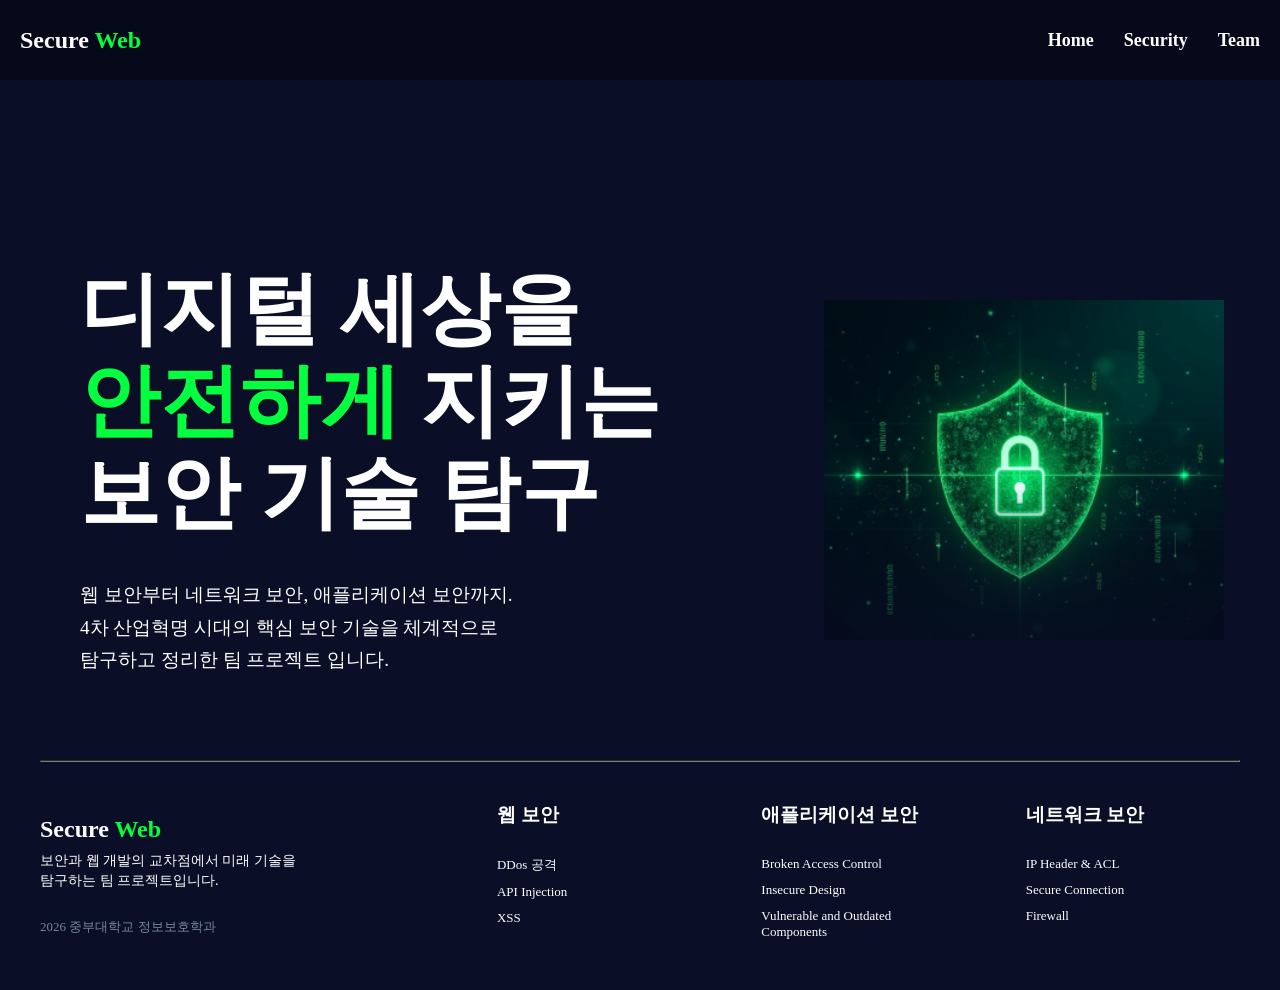
<file: index.html>
<!doctype html>
<html lang="en">
  <head>
    <meta charset="UTF-8" />
    <meta name="viewport" content="width=device-width, initial-scale=1.0" />
    <title>SecureWeb</title>
    <link rel="stylesheet" href="style.css" />
  </head>
  <body>
    <nav class="navbar">
      <div class="container">
        <button class="more" id="menuBtn" aria-label="메뉴 열기">
          <span></span><span></span><span></span>
        </button>
        <div class="logo">
          <span class="logo-def">Secure </span
          ><span class="logo-high">Web</span>
        </div>
        <ul class="nav">
          <li><a href="index.html">Home</a></li>
          <li><a href="security.html">Security</a></li>
          <li><a href="team.html">Team</a></li>
        </ul>
      </div>
    </nav>

    <div class="mobile-menu" id="mobileMenu">
      <a href="index.html">Home</a>
      <a href="security.html">Security</a>
      <a href="team.html">Team</a>
    </div>

    <div class="main">
      <div class="top"></div>
      <div class="content">
        <div class="left">
          <div class="left-content">
            <div class="title">
              <h1>
                <span class="title-def">디지털 세상을<br /></span>
                <span class="title-high">안전하게 </span
                ><span class="title-def">지키는</span><br />
                <span class="title-def">보안 기술 탐구</span>
              </h1>
            </div>
            <div class="ex">
              <p>
                웹 보안부터 네트워크 보안, 애플리케이션 보안까지.<br />
                4차 산업혁명 시대의 핵심 보안 기술을 체계적으로<br />
                탐구하고 정리한 팀 프로젝트 입니다.
              </p>
            </div>
          </div>
        </div>
        <div class="right">
          <div class="right-content">
            <div class="right-image">
              <img src="img_1.png" alt="locker" />
            </div>
          </div>
        </div>
      </div>
      <div class="bottom">
        <hr />
        <div class="bottom-content">
          <div class="bottom-left">
            <div class="bottom-title">
              <h2>Secure <span class="bottom-high">Web</span></h2>
            </div>
            <div class="bottom-ex">
              <p>
                보안과 웹 개발의 교차점에서 미래 기술을<br />탐구하는 팀
                프로젝트입니다.
              </p>
            </div>
            <br />
            <div class="bottom-secure">2026 중부대학교 정보보호학과</div>
          </div>
          <div class="bottom-topics">
            <div class="bottom-web">
              <h3>웹 보안</h3>
              <br />
              <ul>
                <li>DDos 공격</li>
                <li>API Injection</li>
                <li>XSS</li>
              </ul>
            </div>
            <div class="bottom-app">
              <h3>애플리케이션 보안</h3>
              <br />
              <ul>
                <li>Broken Access Control</li>
                <li>Insecure Design</li>
                <li>Vulnerable and Outdated Components</li>
              </ul>
            </div>
            <div class="bottom-network">
              <h3>네트워크 보안</h3>
              <br />
              <ul>
                <li>IP Header & ACL</li>
                <li>Secure Connection</li>
                <li>Firewall</li>
              </ul>
            </div>
          </div>
        </div>
      </div>
    </div>

    <script>
      const btn = document.getElementById('menuBtn')
      const menu = document.getElementById('mobileMenu')
      btn.addEventListener('click', () => {
        menu.classList.toggle('open')
      })
      document.addEventListener('click', (e) => {
        if (!btn.contains(e.target) && !menu.contains(e.target)) {
          menu.classList.remove('open')
        }
      })
    </script>
  </body>
</html>
</file>
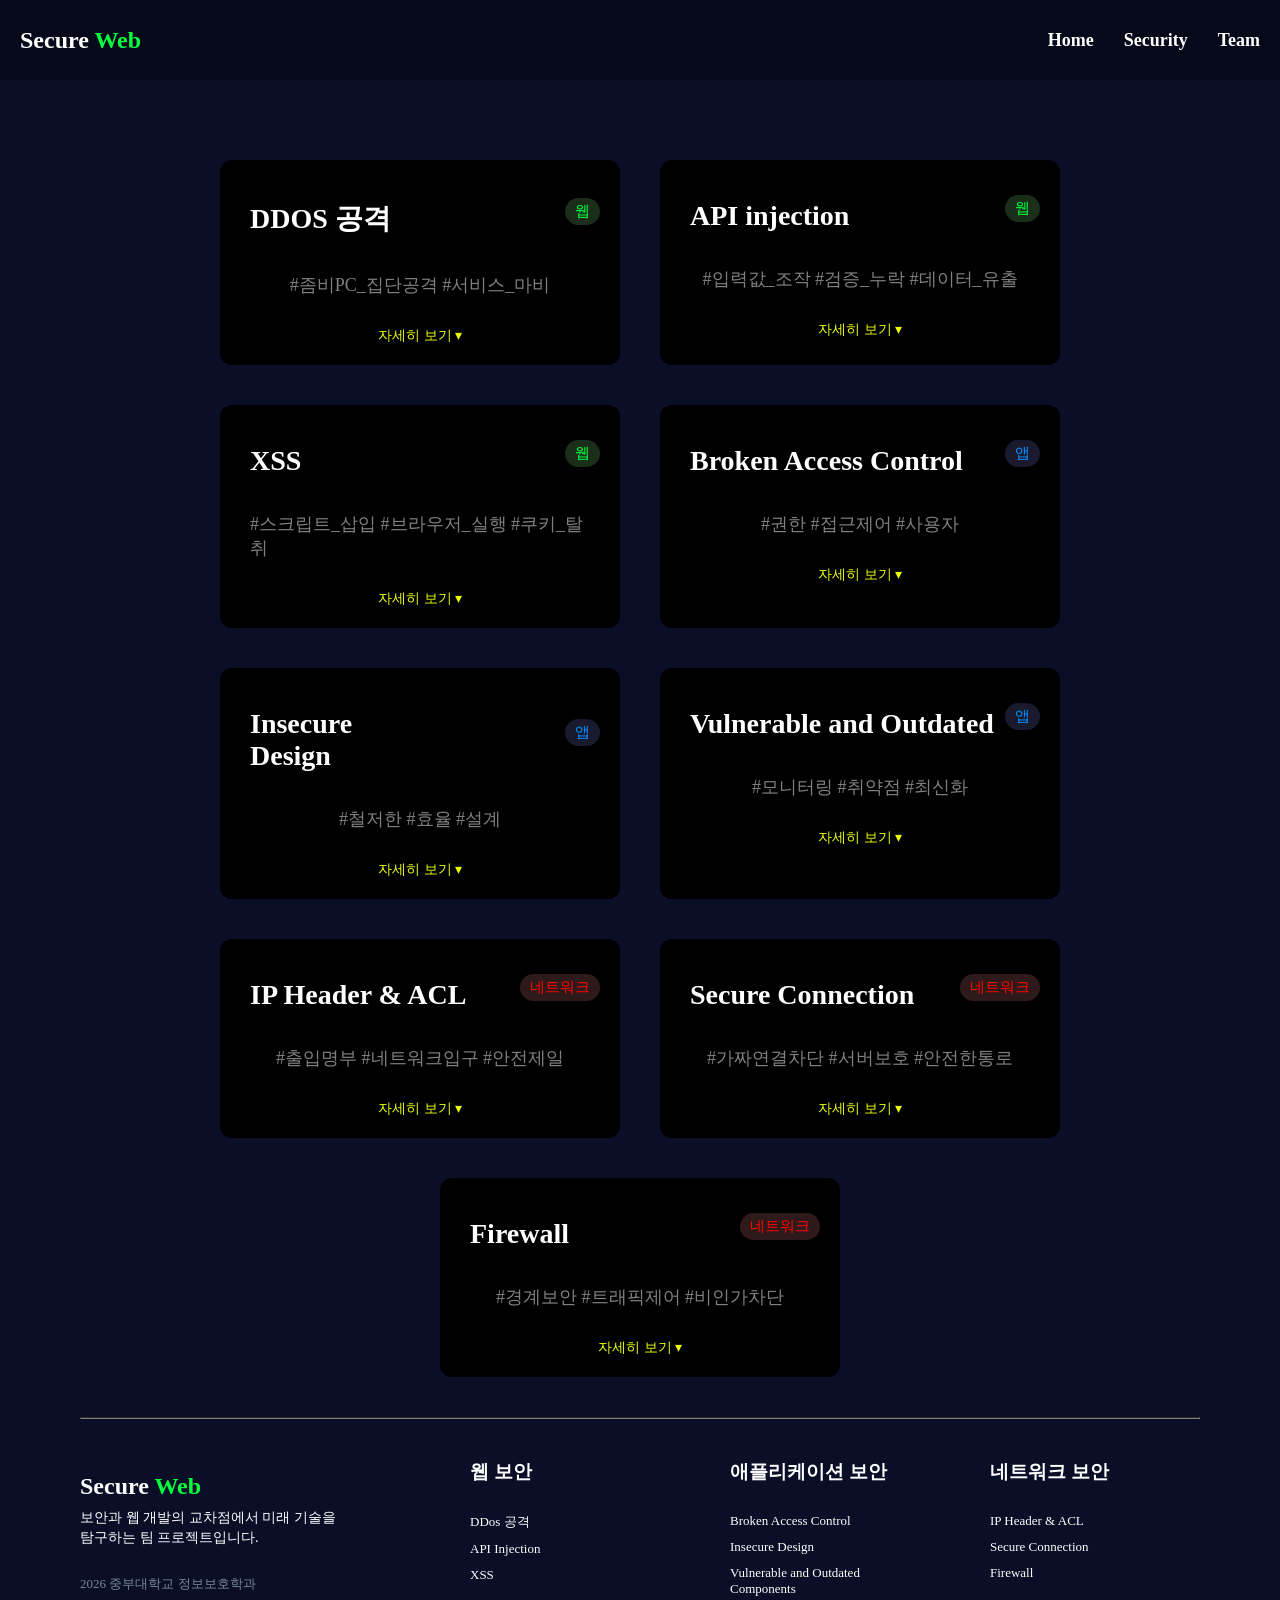
<file: security.html>
<!doctype html>
<html lang="en">
  <head>
    <meta charset="UTF-8" />
    <meta name="viewport" content="width=device-width, initial-scale=1.0" />
    <title>SecureWeb | Security</title>
    <link rel="stylesheet" href="style.css" />
  </head>
  <body>
    <nav class="navbar">
      <div class="container">
        <button class="more" id="menuBtn" aria-label="메뉴 열기">
          <span></span><span></span><span></span>
        </button>
        <div class="logo">
          <span class="logo-def">Secure </span
          ><span class="logo-high">Web</span>
        </div>
        <ul class="nav">
          <li><a href="index.html">Home</a></li>
          <li><a href="security.html">Security</a></li>
          <li><a href="team.html">Team</a></li>
        </ul>
      </div>
    </nav>

    <div class="mobile-menu" id="mobileMenu">
      <a href="index.html">Home</a>
      <a href="security.html">Security</a>
      <a href="team.html">Team</a>
    </div>
    <div class="box-container">
      <div class="box">
        <div class="box-top">
          <h1>DDOS 공격</h1>
          <span class="category-tag1">웹</span>
        </div>
        <p>#좀비PC_집단공격 #서비스_마비</p>
        <span class="toggle">자세히 보기 ▾</span>
        <p class="desc">
          DDoS(분산 서비스 거부) 공격은 여러 대의 컴퓨터를 동원해 특정 서버나
          웹사이트에 비정상적으로 많은 트래픽을 한꺼번에 보내서, 시스템을
          마비시키고 일반 사용자들이 이용하지 못하게 만드는 공격입니다. 쉽게
          말해, 좁은 입구에 수많은 사람을 몰아넣어 아무도 출입하지 못하게
          가로막는 것과 비슷합니다.
        </p>
      </div>

      <div class="box">
        <div class="box-top">
          <h1>API injection</h1>
          <span class="category-tag1">웹</span>
        </div>
        <p>#입력값_조작 #검증_누락 #데이터_유출</p>
        <span class="toggle">자세히 보기 ▾</span>
        <p class="desc">
          공격자가 API 엔드포인트를 통해 악의적인 데이터를 주입하여 서버 측의
          로직을 조작하거나, 데이터베이스를 탈취하고, 시스템 명령을 실행하는
          보안 취약점을 말합니다.유형으론 SQL injection,NoSQL 인젝션,명령어
          인젝션,등이 있다.
        </p>
      </div>

      <div class="box">
        <div class="box-top">
          <h1>XSS</h1>
          <span class="category-tag1">웹</span>
        </div>
        <p>#스크립트_삽입 #브라우저_실행 #쿠키_탈취</p>
        <span class="toggle">자세히 보기 ▾</span>
        <p class="desc">
          악의적인 스크립트를 몰래 올려두어, 그 글을 클릭한 다른 사용자의
          브라우저에서 해당 코드가 실행되게 만드는 공격입니다.이 공격을 통해
          사용자의 로그인 세션 정보를 탈취하거나, 가짜 화면을 띄워 개인정보를
          직접 입력하도록 유도하는 등 방문자를 직접적인 타깃으로 삼는 것이
          특징입니다.
        </p>
      </div>

      <div class="box">
        <div class="box-top">
          <h1>Broken Access Control</h1>
          <span class="category-tag2">앱</span>
        </div>
        <p>#권한 #접근제어 #사용자</p>
        <span class="toggle">자세히 보기 ▾</span>
        <p class="desc">
          액세스 제어가 취약하면 사용자는 주어진 권한을 벗어나 모든 데이터를
          무단으로 열람∙수정 혹은 삭제할 수 있습니다. 대응 방안으로는 모든
          리소스에 대한 접근 제어를 철저히 하고, 사용자에게 최소한의 권한만을
          부여해야 합니다.
        </p>
      </div>

      <div class="box">
        <div class="box-top">
          <h1>
            Insecure<br>Design
            <br />
          </h1>
          <br />
          <span class="category-tag2">앱</span>
        </div>
        <p>#철저한 #효율 #설계</p>
        <span class="toggle">자세히 보기 ▾</span>
        <p class="desc">
          안전하지 않게 설계된 애플리케이션은 개발 완료 후 코드를 수정하여도
          보안 함을 완벽히 방어하는데 한계가 있습니다. 따라서 설계 단계에서부터
          보안을 적절히 고려해야 합니다.
        </p>
      </div>

      <div class="box">
        <div class="box-top">
          <h1>Vulnerable and Outdated </h1>
          <span class="category-tag2">앱</span>
        </div>
        <p>#모니터링 #취약점 #최신화</p>
        <span class="toggle">자세히 보기 ▾</span>
        <p class="desc">
          이를 방지하기 위해서는 불필요한 기능, 구성요소, 파일 등을 삭제할
          필요가 있습니다. 또한 지속적인 모니터링으로 취약한 소프트웨어가
          사용되고 있는지 확인해야합니다.
        </p>
      </div>

      <div class="box">
        <div class="box-top">
          <h1>IP Header & ACL</h1>
          <span class="category-tag3">네트워크</span>
        </div>
        <p>#출입명부 #네트워크입구 #안전제일</p>
        <span class="toggle">자세히 보기 ▾</span>
        <p class="desc">
          네트워크 통신의 기본인 IP 주소를 확인하여 허락되지 않은 외부인의
          접속을 입구에서부터 막는 기술입니다. IP 헤더 정보를 활용해 '누가
          들어오고 나갈 수 있는지' 규칙을 세우는 네트워크 보안의 가장 기초적인
          첫걸음입니다.
        </p>
      </div>

      <div class="box">
        <div class="box-top">
          <h1>Secure Connection</h1>
          <span class="category-tag3">네트워크</span>
        </div>
        <p>#가짜연결차단 #서버보호 #안전한통로</p>
        <span class="toggle">자세히 보기 ▾</span>
        <p class="desc">
          서버에 가짜 연결 요청을 수없이 보내서 서버를 마비시키는 공격을
          막아내는 기술입니다. TCP의 연결 과정을 응용하여 진짜 사용자만 서버에
          접속할 수 있도록 걸러내어 중단 없는 서비스를 보장합니다.
        </p>
      </div>

      <div class="box">
        <div class="box-top">
          <h1>Firewall</h1>
          <span class="category-tag3">네트워크</span>
        </div>
        <p>#경계보안 #트래픽제어 #비인가차단</p>
        <span class="toggle">자세히 보기 ▾</span>
        <p class="desc">
          신뢰할 수 없는 외부의 침입으로부터 내부 네트워크를 보호하기 위해,
          허가되지 않은 트래픽은 막고 허가된 통신만 통과시키는 가장 기본적인
          보안 시스템입니다.
        </p>
      </div>
      <div class="bottom">
        <hr />
        <div class="bottom-content">
          <div class="bottom-left">
            <div class="bottom-title">
              <h2>Secure <span class="bottom-high">Web</span></h2>
            </div>
            <div class="bottom-ex">
              <p>
                보안과 웹 개발의 교차점에서 미래 기술을<br />탐구하는 팀
                프로젝트입니다.
              </p>
            </div>
            <br />
            <div class="bottom-secure">2026 중부대학교 정보보호학과</div>
          </div>
          <div class="bottom-topics">
            <div class="bottom-web">
              <h3>웹 보안</h3>
              <br />
              <ul>
                <li>DDos 공격</li>
                <li>API Injection</li>
                <li>XSS</li>
              </ul>
            </div>
            <div class="bottom-app">
              <h3>애플리케이션 보안</h3>
              <br />
              <ul>
                <li>Broken Access Control</li>
                <li>Insecure Design</li>
                <li>Vulnerable and Outdated Components</li>
              </ul>
            </div>
            <div class="bottom-network">
              <h3>네트워크 보안</h3>
              <br />
              <ul>
                <li>IP Header & ACL</li>
                <li>Secure Connection</li>
                <li>Firewall</li>
              </ul>
            </div>
          </div>
        </div>
      </div>
    </div>

    <script>
      document.querySelectorAll('.toggle').forEach((btn) => {
        btn.addEventListener('click', function () {
          const box = this.closest('.box')
          const desc = box.querySelector('.desc')
          const isHidden =
            desc.style.display === 'none' || desc.style.display === ''

          document.querySelectorAll('.box').forEach((otherBox) => {
            const otherDesc = otherBox.querySelector('.desc')
            const otherToggle = otherBox.querySelector('.toggle')

            otherDesc.style.display = 'none'
            otherToggle.textContent = '자세히 보기 ▾'
          })

          if (isHidden) {
            desc.style.display = 'block'
            this.textContent = '접기 ▴'
          }
        })
      })

      const btn = document.getElementById('menuBtn')
      const menu = document.getElementById('mobileMenu')

      btn.addEventListener('click', () => {
        menu.classList.toggle('open')
      })

      document.addEventListener('click', (e) => {
        if (!btn.contains(e.target) && !menu.contains(e.target)) {
          menu.classList.remove('open')
        }
      })
    </script>
  </body>
</html>
</file>
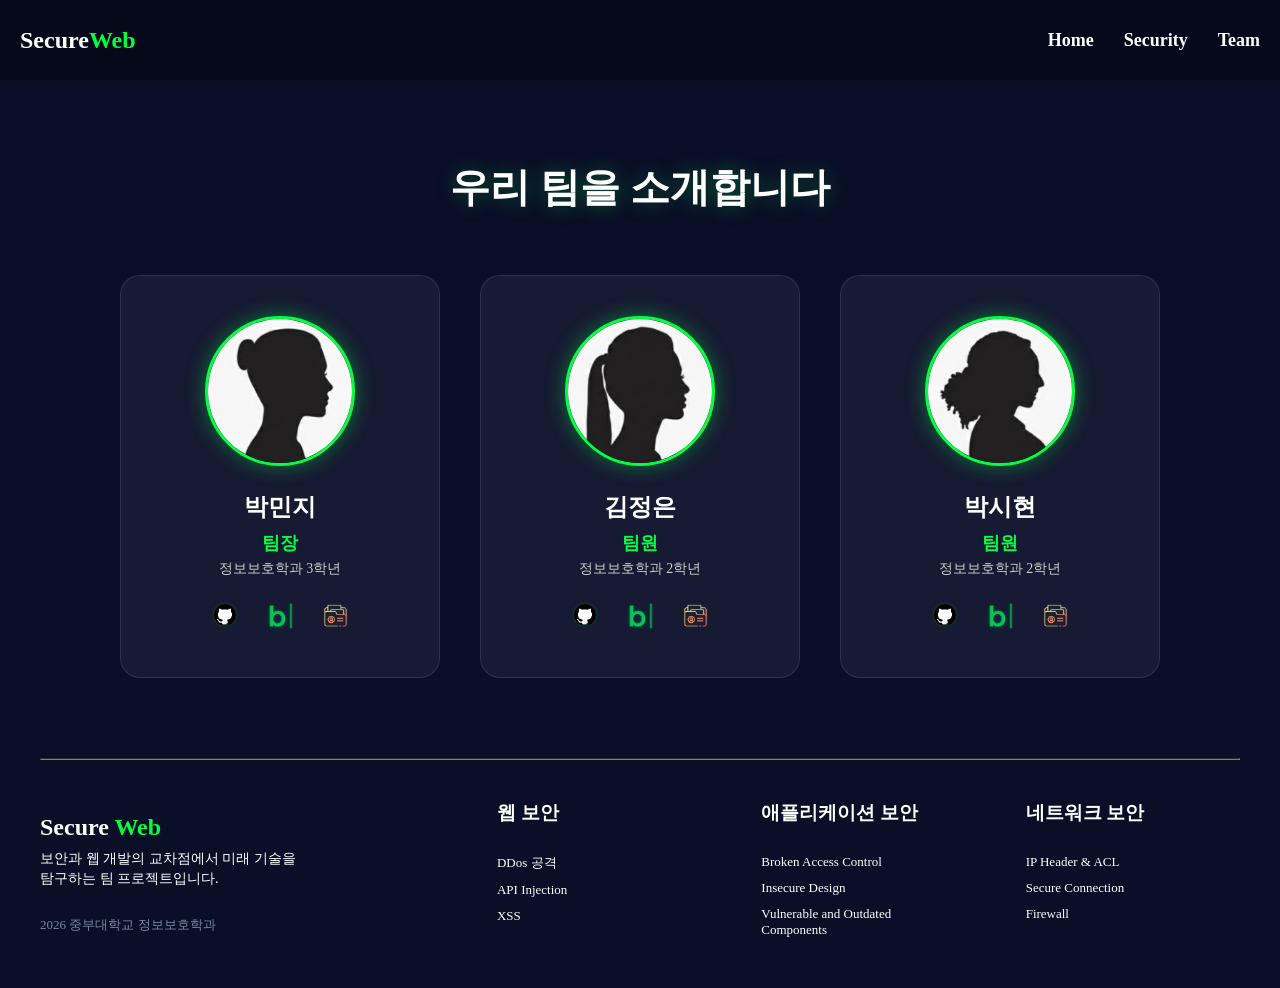
<file: team.html>
<!doctype html>
<html lang="ko">
  <head>
    <meta charset="UTF-8" />
    <title>SecureWeb | Team</title>
    <link rel="stylesheet" href="style.css" />
  </head>

  <body>
    <nav class="navbar">
      <div class="container">
        <button class="more" id="menuBtn" aria-label="메뉴 열기">
          <span></span><span></span><span></span>
        </button>
        <div class="logo">
          <span class="logo-def">Secure</span
          ><span class="logo-high">Web</span>
        </div>
        <ul class="nav">
          <li><a href="index.html">Home</a></li>
          <li><a href="security.html">Security</a></li>
          <li><a href="team.html">Team</a></li>
        </ul>

        <ul class="mobile-menu" id="mobileMenu">
          <li><a href="index.html">Home</a></li>
          <li><a href="security.html">Security</a></li>
          <li><a href="team.html">Team</a></li>
        </ul>
      </div>
    </nav>

    <section class="team-intro-section">
      <h1 class="team-title">우리 팀을 소개합니다</h1>

      <div class="team-grid">
        <div class="team-card">
          <div class="team-profile-glow">
            <img src="images/minji.jpg" alt="박민지" />
          </div>
          <h3 class="team-name">박민지</h3>
          <p class="team-role">팀장</p>
          <p class="team-univ">정보보호학과 3학년</p>
          <div class="team-links">
            <a
              href="https://github.com/pmj2744"
              target="_blank"
              class="icon-btn"
            >
              <img src="git.png" alt="GitHub" />
            </a>
            <a
              href="https://blog.naver.com/pmj2744"
              target="_blank"
              class="icon-btn"
            >
              <img src="blog.png" alt="Blog" />
            </a>
            <a
              href="https://my-portfolio-omega-one-16.vercel.app/"
              target="_blank"
              class="icon-btn"
            >
              <img src="fortfolio.png" alt="Portfolio" />
            </a>
          </div>
        </div>

        <div class="team-card">
          <div class="team-profile-glow">
            <img src="images/jungeun.jpg" alt="김정은" />
          </div>
          <h3 class="team-name">김정은</h3>
          <p class="team-role">팀원</p>
          <p class="team-univ">정보보호학과 2학년</p>
          <div class="team-links">
            <a
              href="https://github.com/kimjungeunn"
              target="_blank"
              class="icon-btn"
            >
              <img src="git.png" alt="GitHub" />
            </a>
            <a
              href="https://kje0408blog.tistory.com/"
              target="_blank"
              class="icon-btn"
            >
              <img src="blog.png" alt="Blog" />
            </a>
            <a
              href="https://hcjportpilo.vercel.app/"
              target="_blank"
              class="icon-btn"
            >
              <img src="fortfolio.png" alt="Portfolio" />
            </a>
          </div>
        </div>

        <div class="team-card">
          <div class="team-profile-glow">
            <img src="images/sihyun.jpg" alt="박시현" />
          </div>
          <h3 class="team-name">박시현</h3>
          <p class="team-role">팀원</p>
          <p class="team-univ">정보보호학과 2학년</p>
          <div class="team-links">
            <a
              href="https://github.com/parksshh14"
              target="_blank"
              class="icon-btn"
            >
              <img src="git.png" alt="GitHub" />
            </a>
            <a
              href="https://velog.io/@parksshh14/posts"
              target="_blank"
              class="icon-btn"
            >
              <img src="blog.png" alt="Blog" />
            </a>
            <a
              href="https://jbu-parksh.vercel.app"
              target="_blank"
              class="icon-btn"
            >
              <img src="fortfolio.png" alt="Portfolio" />
            </a>
          </div>
        </div>
      </div>
    </section>

    <div class="bottom">
      <hr />
      <div class="bottom-content">
        <div class="bottom-left">
          <div class="bottom-title">
            <h2>Secure <span class="bottom-high">Web</span></h2>
          </div>
          <div class="bottom-ex">
            <p>
              보안과 웹 개발의 교차점에서 미래 기술을<br />탐구하는 팀
              프로젝트입니다.
            </p>
          </div>
          <br />
          <div class="bottom-secure">2026 중부대학교 정보보호학과</div>
        </div>
        <div class="bottom-topics">
          <div class="bottom-web">
            <h3>웹 보안</h3>
            <br />
            <ul>
              <li>DDos 공격</li>
              <li>API Injection</li>
              <li>XSS</li>
            </ul>
          </div>
          <div class="bottom-app">
            <h3>애플리케이션 보안</h3>
            <br />
            <ul>
              <li>Broken Access Control</li>
              <li>Insecure Design</li>
              <li>Vulnerable and Outdated Components</li>
            </ul>
          </div>
          <div class="bottom-network">
            <h3>네트워크 보안</h3>
            <br />
            <ul>
              <li>IP Header & ACL</li>
              <li>Secure Connection</li>
              <li>Firewall</li>
            </ul>
          </div>
        </div>
      </div>
    </div>

    <script>
      const btn = document.getElementById('menuBtn')
      const menu = document.getElementById('mobileMenu')

      btn.addEventListener('click', () => {
        menu.classList.toggle('open')
      })

      document.addEventListener('click', (e) => {
        if (!btn.contains(e.target) && !menu.contains(e.target)) {
          menu.classList.remove('open')
        }
      })
    </script>
  </body>
</html>
</file>
<file: style.css>
* {
  margin: 0;
  padding: 0;
  box-sizing: border-box;
}

body {
  color: white;
  background-color: #0a0e27;
  padding-top: 80px;
}

.navbar {
  color: white;
  background-color: #06091a;
  height: 80px;
  position: fixed;
  top: 0;
  left: 0;
  right: 0;
  z-index: 999;
}

.container {
  padding: 0 20px;
  display: flex;
  justify-content: space-between;
  align-items: center;
  height: 100%;
  position: relative;
}

.logo {
  font-size: x-large;
  font-weight: bold;
}

.logo-def {
  color: white;
}

.logo-high {
  color: #03ff40;
}

ul {
  list-style-type: none;
}

.nav {
  display: flex;
  flex-direction: row;
  gap: 30px;
  align-items: center;
}

.nav > li > a {
  color: white;
  text-decoration: none;
  font-size: 18px;
  font-weight: bold;
}

.nav > li > a:hover {
  text-decoration: underline;
  color: #03ff40;
}

.more {
  display: none;
  flex-direction: column;
  gap: 5px;
  cursor: pointer;
  background: none;
  border: none;
  padding: 10px;
}

.more > span {
  display: block;
  width: 25px;
  height: 2px;
  background-color: white;
  border-radius: 3px;
}

.mobile-menu {
  display: none;
  position: fixed;
  top: 80px;
  left: 0;
  right: 0;
  background-color: #06091a;
  flex-direction: column;
  z-index: 998;
  border-top: 1px solid #1a2040;
  overflow: hidden;
  max-height: 0;
  transition: max-height 0.35s ease;
}

.mobile-menu.open {
  max-height: 200px;
}

.mobile-menu a {
  display: block;
  color: white;
  text-decoration: none;
  font-size: 18px;
  font-weight: bold;
  padding: 16px 24px;
  border-bottom: 1px solid #1a2040;
  transition:
    color 0.2s,
    background 0.2s;
}

.mobile-menu a:hover {
  color: #03ff40;
  background: #0d1230;
}

.top {
  width: 100%;
  height: 100px;
}

.content {
  display: flex;
  flex-direction: row;
}

.left {
  width: 60%;
  min-height: 580px;
  display: flex;
  align-items: center;
}

.left-content {
  width: 100%;
  margin: 60px 60px 60px 80px;
}

.title {
  display: flex;
  align-items: center;
}

.title > h1 {
  font-size: 80px;
  line-height: 1.15;
}

.title-def {
  color: white;
}

.title-high {
  color: #03ff40;
}

.ex {
  margin-top: 40px;
}

.ex > p {
  color: white;
  font-size: larger;
  line-height: 1.7;
}

.right {
  width: 40%;
  display: flex;
  justify-content: center;
  align-items: center;
  min-height: 500px;
}

.right-image {
  width: 400px;
  height: 400px;
  display: flex;
  justify-content: center;
  align-items: center;
}

.right-image > img {
  width: 100%;
}

.bottom {
  width: 100%;
}

.bottom > hr {
  width: calc(100% - 80px);
  margin: 0 40px;
  border-color: gray;
}

.bottom-content {
  padding: 20px 0;
  display: flex;
  flex-direction: row;
  justify-content: space-between;
  align-items: center;
}

.bottom-left {
  display: flex;
  flex-direction: column;
  margin: 0 40px;
  width: 400px;
}

.bottom-title h2 {
  color: white;
}

.bottom-high {
  color: #03ff40;
}

.bottom-ex > p {
  color: white;
  margin: 8px 0 0;
  line-height: 1.4;
  font-size: 14px;
}

.bottom-secure {
  margin-top: 10px;
  color: lightslategray;
  font-size: 13px;
}

.bottom-topics {
  display: flex;
  flex-direction: row;
  gap: 40px;
  margin-right: 50px;
}

.bottom-topics > div {
  flex: 1;
  margin: 20px;
}

.bottom-topics h3 {
  color: white;
}

.bottom-web > ul > li,
.bottom-app > ul > li,
.bottom-network > ul > li {
  color: white;
  margin: 10px 0;
  font-size: 13px;
}

/* 팀원 소개 섹션 */
.team-intro-section {
  width: 100%;
  padding: 80px 0;
  text-align: center;
}

/* 우리 팀을 소개합니다 제목 (간격 수정됨) */
.team-title {
  margin-bottom: 60px; /* 제목과 카드 사이 넉넉한 간격 */
  font-size: 2.5rem;
  color: #ffffff;
  text-shadow: 0 0 20px rgba(3, 255, 64, 0.3);
}

/* 팀 카드 그리드 */
.team-grid {
  display: flex;
  justify-content: center;
  gap: 40px;
  flex-wrap: wrap;
  max-width: 1200px;
  margin: 0 auto;
}

/* 개별 카드 디자인 */
.team-card {
  width: 320px;
  padding: 40px 20px;
  background: rgba(255, 255, 255, 0.05);
  border: 1px solid rgba(255, 255, 255, 0.1);
  border-radius: 20px;
  transition: all 0.4s cubic-bezier(0.175, 0.885, 0.32, 1.275);
  text-align: center;
}

/* 프로필 이미지 원형 글로우 */
.team-profile-glow {
  width: 150px;
  height: 150px;
  margin: 0 auto 25px;
  border-radius: 50%;
  border: 3px solid #03ff40;
  box-shadow: 0 0 20px rgba(3, 255, 64, 0.4);
  overflow: hidden;
}

.team-profile-glow img {
  width: 100%;
  height: 100%;
  object-fit: cover;
}

.team-name {
  font-size: 1.5rem;
  margin-bottom: 8px;
  transition: 0.3s;
}

.team-role {
  color: #03ff40;
  font-weight: bold;
  margin-bottom: 5px;
  transition: 0.3s;
}

.team-univ {
  color: #cccccc;
  font-size: 14px;
  margin-bottom: 20px;
  transition: 0.3s;
}

/* 이미지 링크 버튼 영역 */
.team-links {
  display: flex;
  justify-content: center;
  gap: 20px;
  margin-top: 10px;
}

.icon-btn img {
  width: 35px;
  height: 35px;
  object-fit: contain;
  transition: all 0.3s ease;
  filter: drop-shadow(0 0 2px rgba(3, 255, 64, 0.2));
}

/* 아이콘 버튼 호버 효과 */
.icon-btn:hover img {
  transform: translateY(-5px) scale(1.1);
  filter: drop-shadow(0 0 10px rgba(3, 255, 64, 0.9));
}

/* 카드 전체 호버 효과 */
.team-card:hover {
  background-color: white !important;
  transform: translateY(-15px);
  box-shadow: 0 10px 30px rgba(0, 0, 0, 0.5);
}

.team-card:hover .team-name,
.team-card:hover .team-univ {
  color: #1a1a1a !important;
}

.team-card:hover .team-role {
  color: #02c031 !important;
}

.box-container {
  display: flex;
  flex-wrap: wrap;
  max-width: 1600px;
  width: 100%;
  gap: 40px;
  margin: 80px auto;
  padding: 0 40px;
  justify-content: center;
}

.box {
  width: 400px;
  min-height: 50px;
  height: auto;
  font-size: 14px;
  border-radius: 12px;
  background-color: black;
  padding: 40px 30px 20px 30px;
  display: flex;
  flex-direction: column;
  gap: 10px;
  align-items: center;
  overflow: visible;
}

.desc {
  display: none;
  margin: 0;
  color: grey;
}

p {
  color: grey;
  font-size: 18px;
}

.box a {
  color: white;
}

.toggle {
  color: #eaff00;
  font-size: 14px;
  cursor: pointer;
}

.category-tag1 {
  margin-left: auto;
  margin-right: -10px;
  color: #03ff40;
  font-size: 15px;
  background-color: #1a2e1a;
  padding: 4px 10px;
  border-radius: 20px;
  margin-top: -15px;
}

.category-tag2 {
  margin-left: auto;
  margin-right: -10px;
  color: #038eff;
  font-size: 15px;
  background-color: #1a1a2e;
  padding: 4px 10px;
  border-radius: 20px;
  margin-top: -15px;
}

.category-tag3 {
  margin-left: auto;
  margin-right: -10px;
  color: #ff0303;
  font-size: 15px;
  background-color: #2e1a1a;
  padding: 4px 10px;
  border-radius: 20px;
  margin-top: -15px;
}

.box-top {
  display: flex;
  justify-content: space-between;
  align-items: center;
  width: 100%;
}

.box p {
  margin-top: 25px;
  margin-bottom: 20px;
}

@media (max-width: 768px) {
  body {
    width: 100%;
    height: auto;
    padding-top: 80px;
  }

  .navbar > .container > .logo {
    position: absolute;
    left: 50%;
    transform: translateX(-50%);
  }

  .nav {
    display: none;
  }

  .more {
    display: flex;
  }

  .mobile-menu {
    display: flex;
  }

  .top {
    display: none;
  }

  .content {
    flex-direction: column;
  }

  .left {
    width: 100%;
    min-height: auto;
    order: 2;
  }

  .left-content {
    width: 100%;
    margin: 20px 20px 40px;
  }

  .title {
    justify-content: center;
    text-align: center;
  }

  .title > h1 {
    font-size: 60px;
    text-align: center;
    width: 100%;
    line-height: 1.25;
  }

  .ex > p {
    text-align: center;
    line-height: 1.5;
  }

  .right {
    width: 100%;
    order: 1;
    min-height: auto;
    overflow: hidden;
  }

  .right-image {
    width: auto;
    overflow: hidden;
    mask-image: linear-gradient(
      to bottom,
      transparent 0%,
      black 15%,
      black 80%,
      transparent 100%
    );
    -webkit-mask-image: linear-gradient(
      to bottom,
      transparent 0%,
      black 15%,
      black 80%,
      transparent 100%
    );
    display: block;
    transform: scale(1.5);
    transform-origin: center top;
  }

  .right-image > img {
    width: 100%;
    display: block;
  }

  .bottom {
    width: 100%;
    display: block;
  }

  .bottom > hr {
    width: calc(100% - 40px);
    margin: 0 20px;
  }

  .bottom-topics {
    display: none;
  }

  .bottom-left {
    width: calc(100% - 40px);
    margin: 10px 20px;
  }
  .team-grid {
    flex-direction: column;
    align-items: center;
  }
  .team-title {
    font-size: 2rem;
  }
}

/* 제목 줄바꿈 방지 */
.bottom-topics h3 {
  white-space: nowrap;
}

/* 가운데 박스 공간 확보 */
.bottom-topics > div {
  min-width: 180px;
}
</file>
